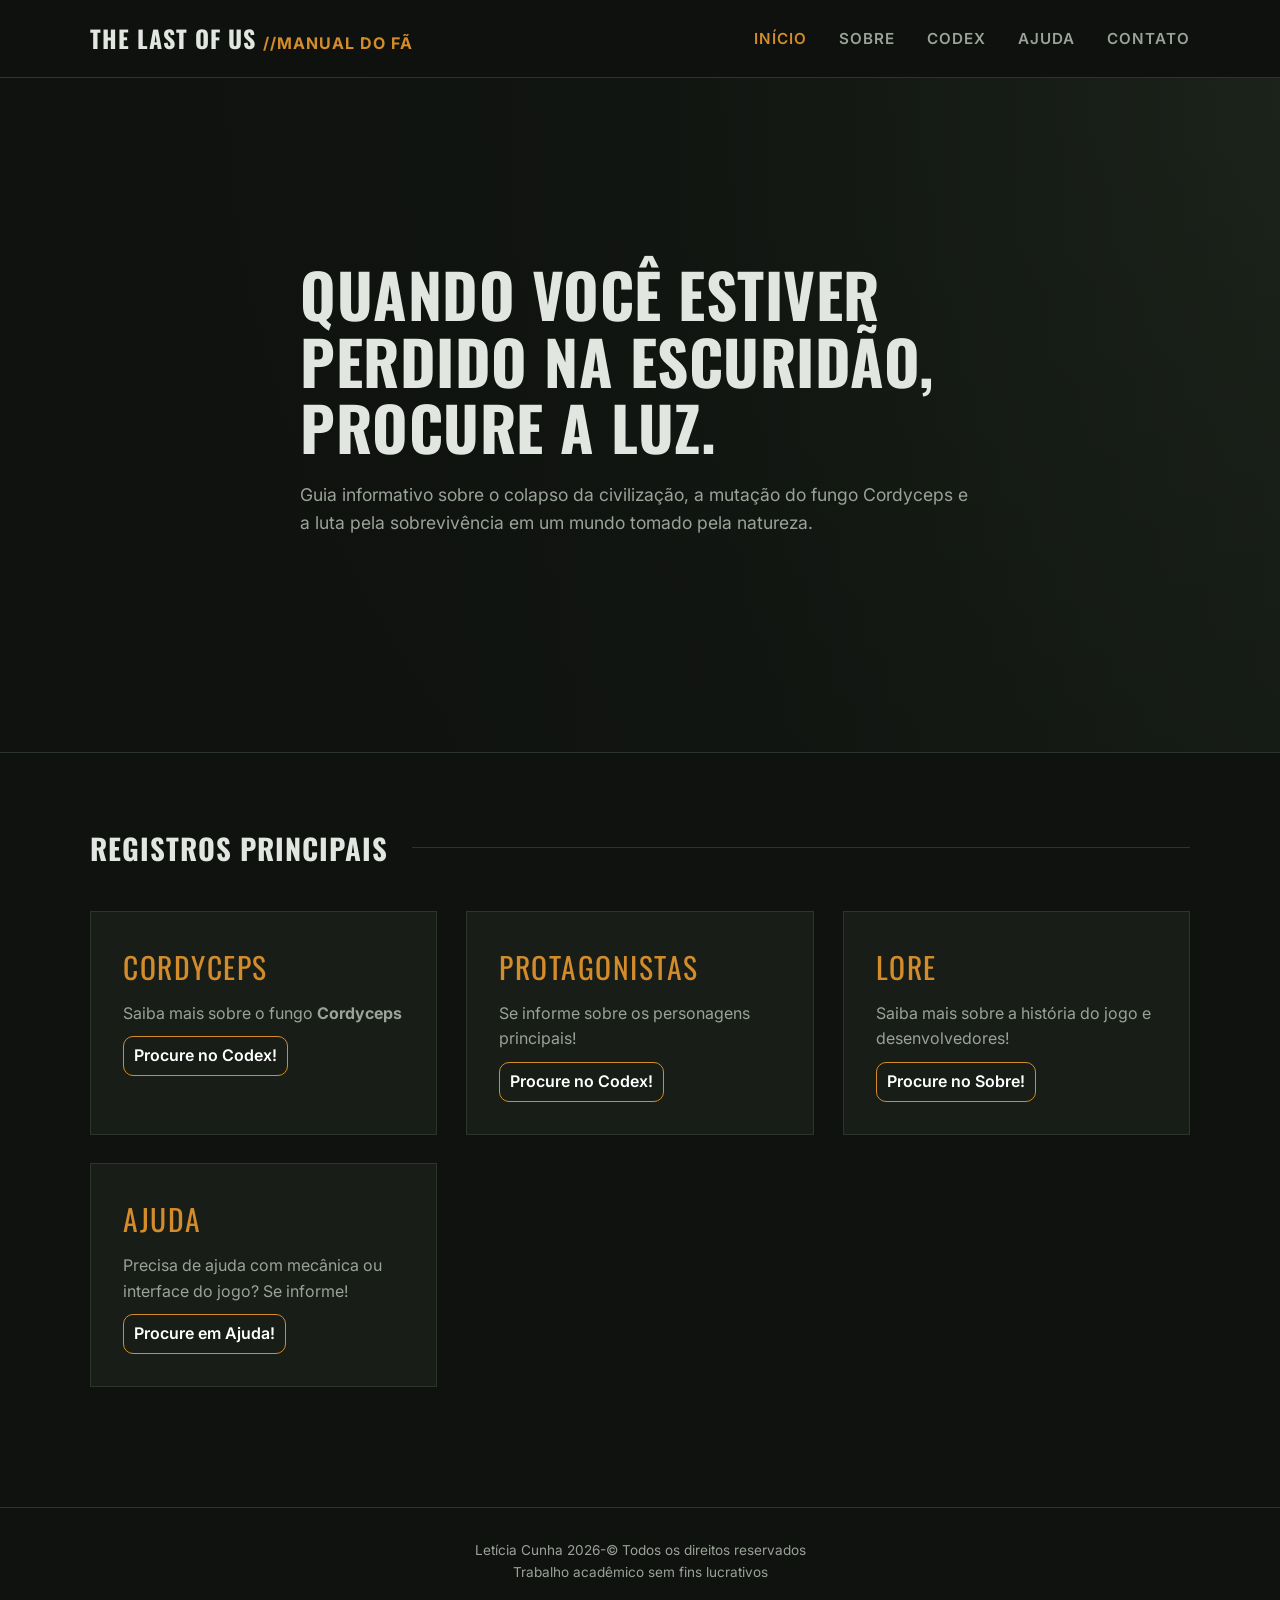
<file: index.html>
<!DOCTYPE html>
<html lang="pt-BR">

<head>
  <meta charset="UTF-8">
  <meta name="viewport" content="width=device-width, initial-scale=1.0">
  <title>The Last of Us | Guia de Fã</title>
  <link rel="stylesheet" href="style.css">
  <link href="https://fonts.googleapis.com/css2?family=Inter:wght@400;600&family=Oswald:wght@500;700&display=swap"
    rel="stylesheet">
  <link rel="icon" type="image/jpeg" href="img/vagalume.jpg">
</head>

<body>
  <header class="navbar">
    <div class="container nav-content">
      <a href="index.html" class="logo">THE LAST OF US <span>//MANUAL DO FÃ</span></a>
      <nav>
        <ul class="nav-links">
          <li><a href="index.html" class="active">Início</a></li>
          <li><a href="sobre.html">Sobre</a></li>
          <li><a href="codex.html">Codex </a></li>
          <li><a href="ajuda.html">Ajuda</a></li>
          <li><a href="contato.html">Contato</a></li>
        </ul>
      </nav>
    </div>
  </header>

  <section class="hero">
    <div class="hero-overlay"></div>
    <div class="container hero-content">
      <h1>QUANDO VOCÊ ESTIVER PERDIDO NA ESCURIDÃO, PROCURE A LUZ.</h1>
      <p>Guia informativo sobre o colapso da civilização, a mutação do fungo Cordyceps e a luta pela sobrevivência em um
        mundo tomado pela natureza.</p>
      <div class="hero-buttons">
      </div>
    </div>
  </section>

  <main id="destaques" class="container section">
    <div class="section-header">
      <h2>REGISTROS PRINCIPAIS</h2>
      <div class="line"></div>
    </div>

    <div class="cards-grid">
      <article class="card">
        <div class="card-badge">CORDYCEPS</div>
        <p>Saiba mais sobre o fungo <b>Cordyceps</b></p>
        <a href="codex.html" class="btn-saibamais">Procure no Codex!</a>
      </article>

      <article class="card">
        <div class="card-badge">PROTAGONISTAS</div>
        <p>Se informe sobre os personagens principais!</p>
        <a href="codex.html" class="btn-saibamais">Procure no Codex!</a>
      </article>

      <article class="card">
        <div class="card-badge">LORE</div>
        <p>Saiba mais sobre a história do jogo e desenvolvedores!</p>
        <a href="sobre.html" class="btn-saibamais">Procure no Sobre!</a>
      </article>

      <article class="card">
        <div class="card-badge">AJUDA</div>
        <p>Precisa de ajuda com mecânica ou interface do jogo? Se informe!</p>
        <a href="codex.html" class="btn-saibamais">Procure em Ajuda!</a>
      </article>
      </article>
    </div>
  </main>

  <footer class="footer">
    <div class="container">
      <p>Letícia Cunha 2026-© Todos os direitos reservados <br> Trabalho acadêmico sem fins lucrativos</p>
    </div>
  </footer>
  <a href="index.html" id="btnTopo" class="btn-topo" title="Voltar ao início">▲ Topo</a>
  <script>
    const btnTopo = document.getElementById('btnTopo');
    window.addEventListener('scroll', function () {
      if (window.scrollY > 400) {
        btnTopo.classList.add('ativo');
      } else {
        btnTopo.classList.remove('ativo');
      }
    });

  </script>
</body>

</html>
</file>
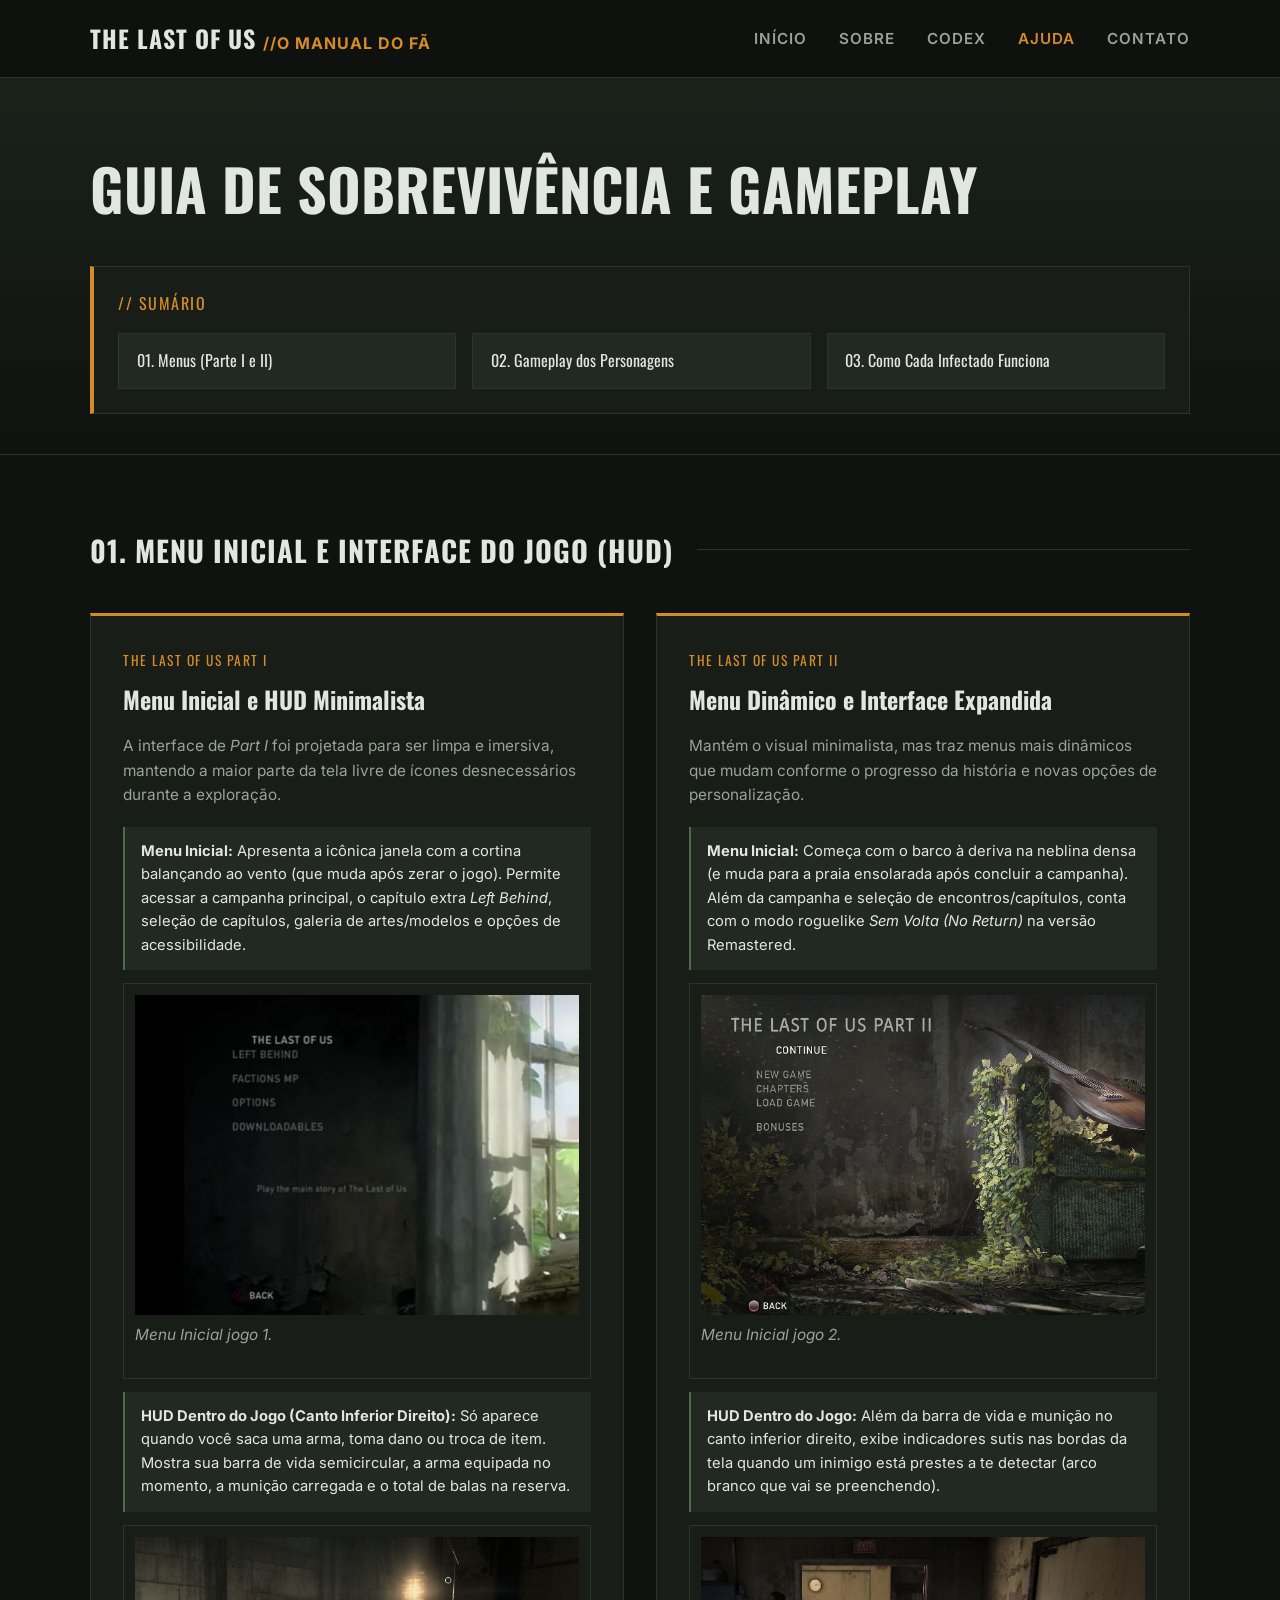
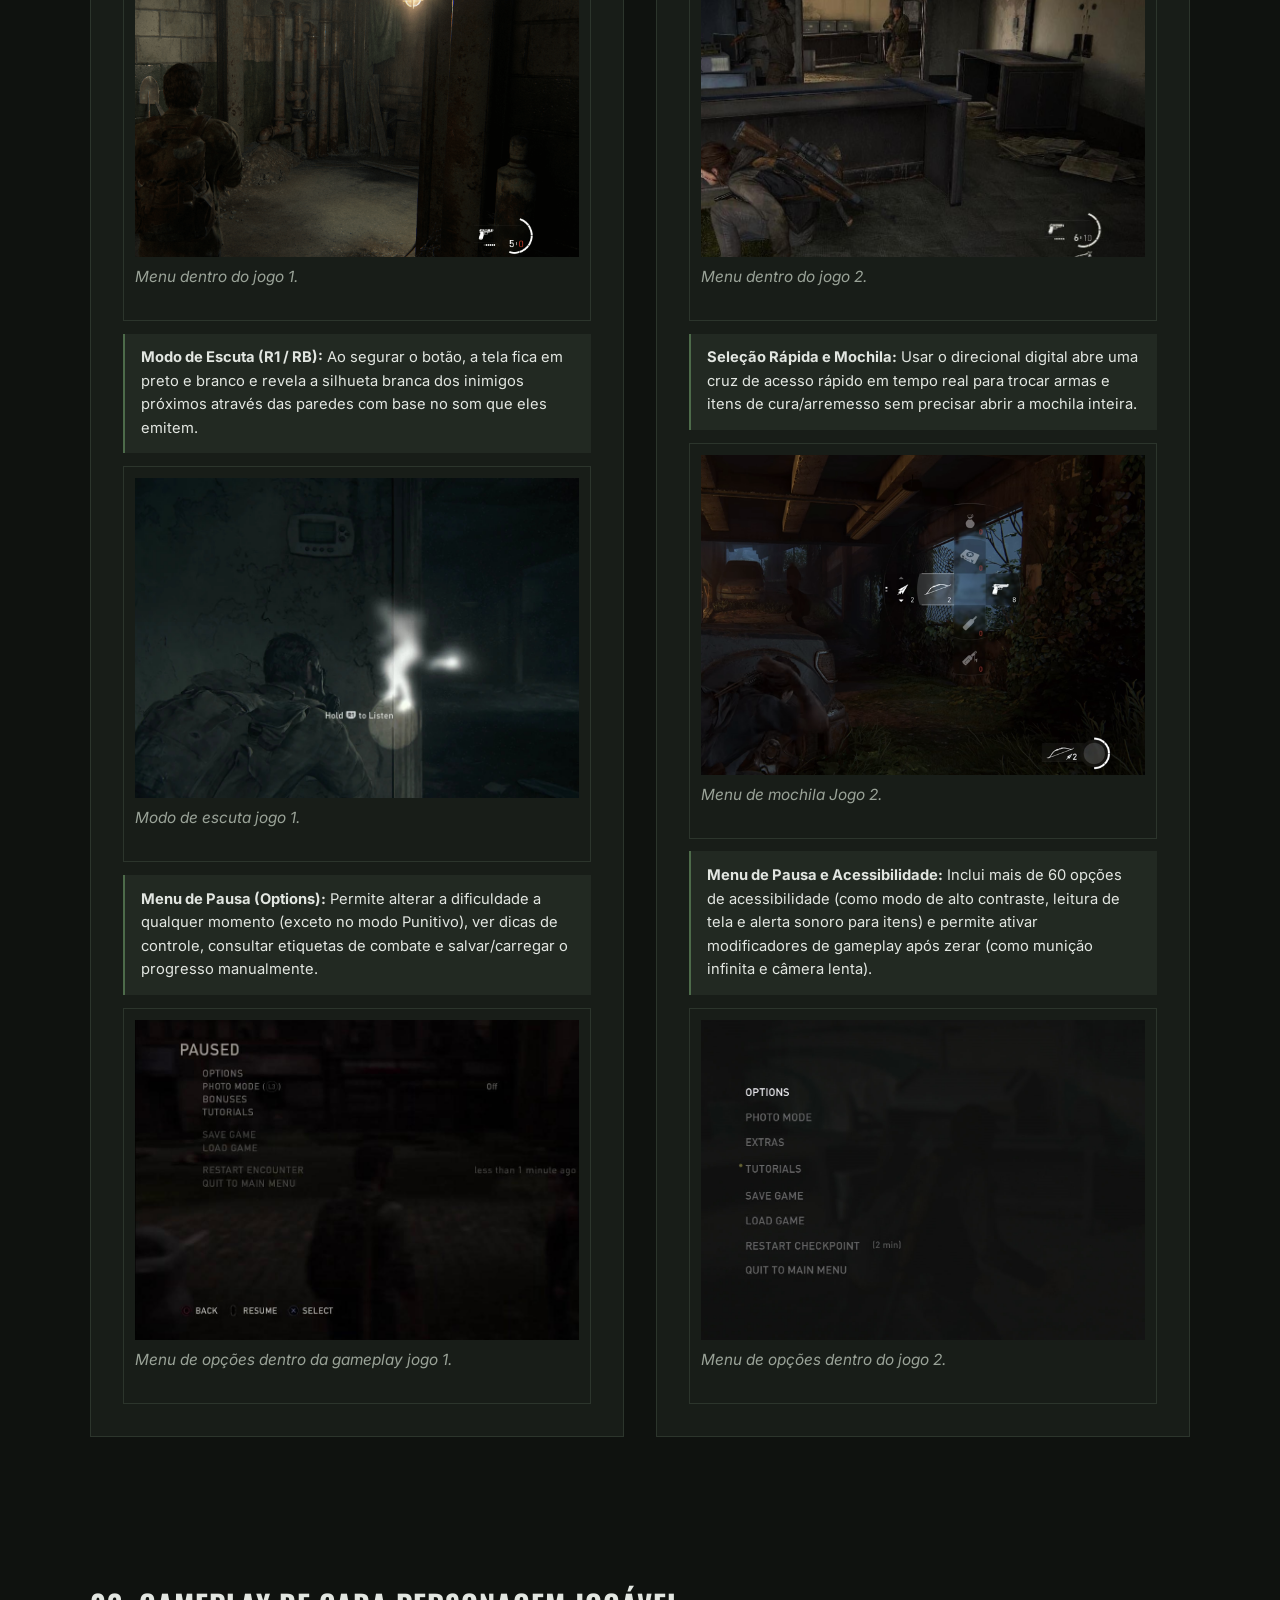
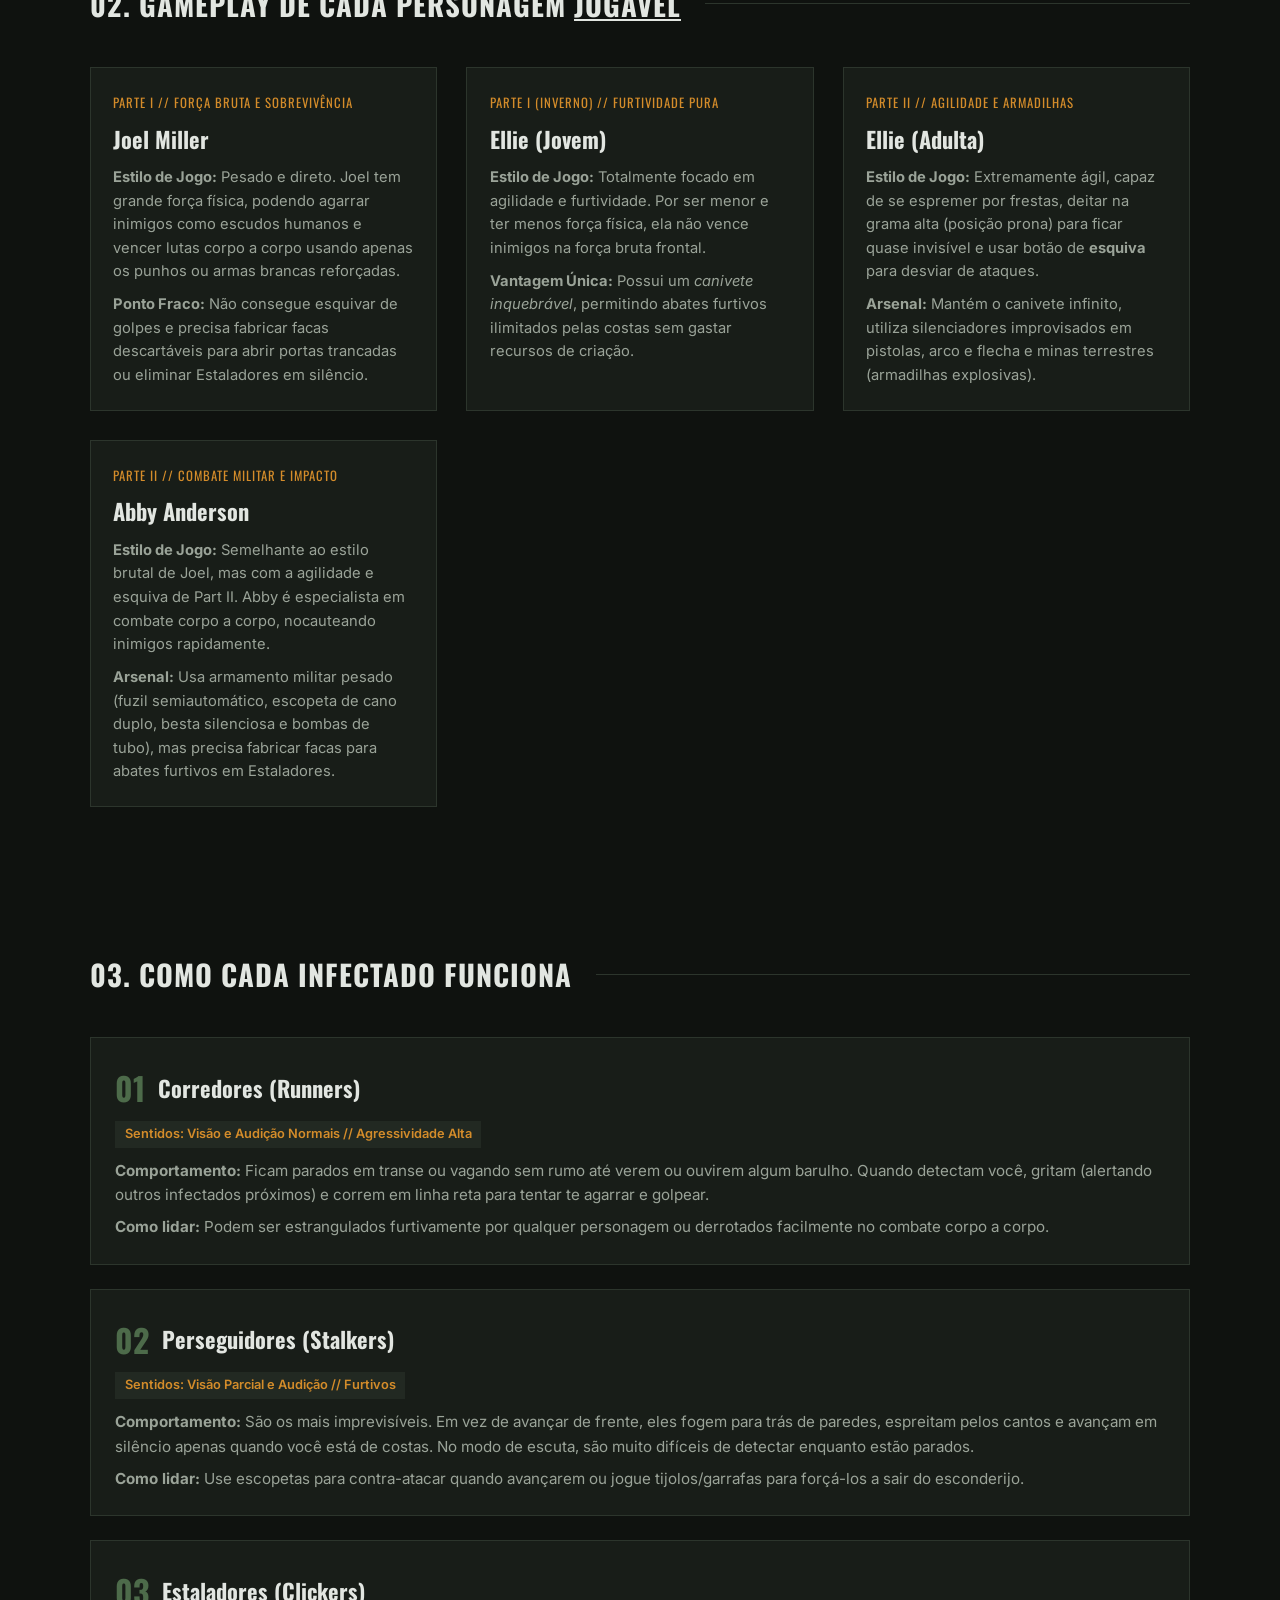
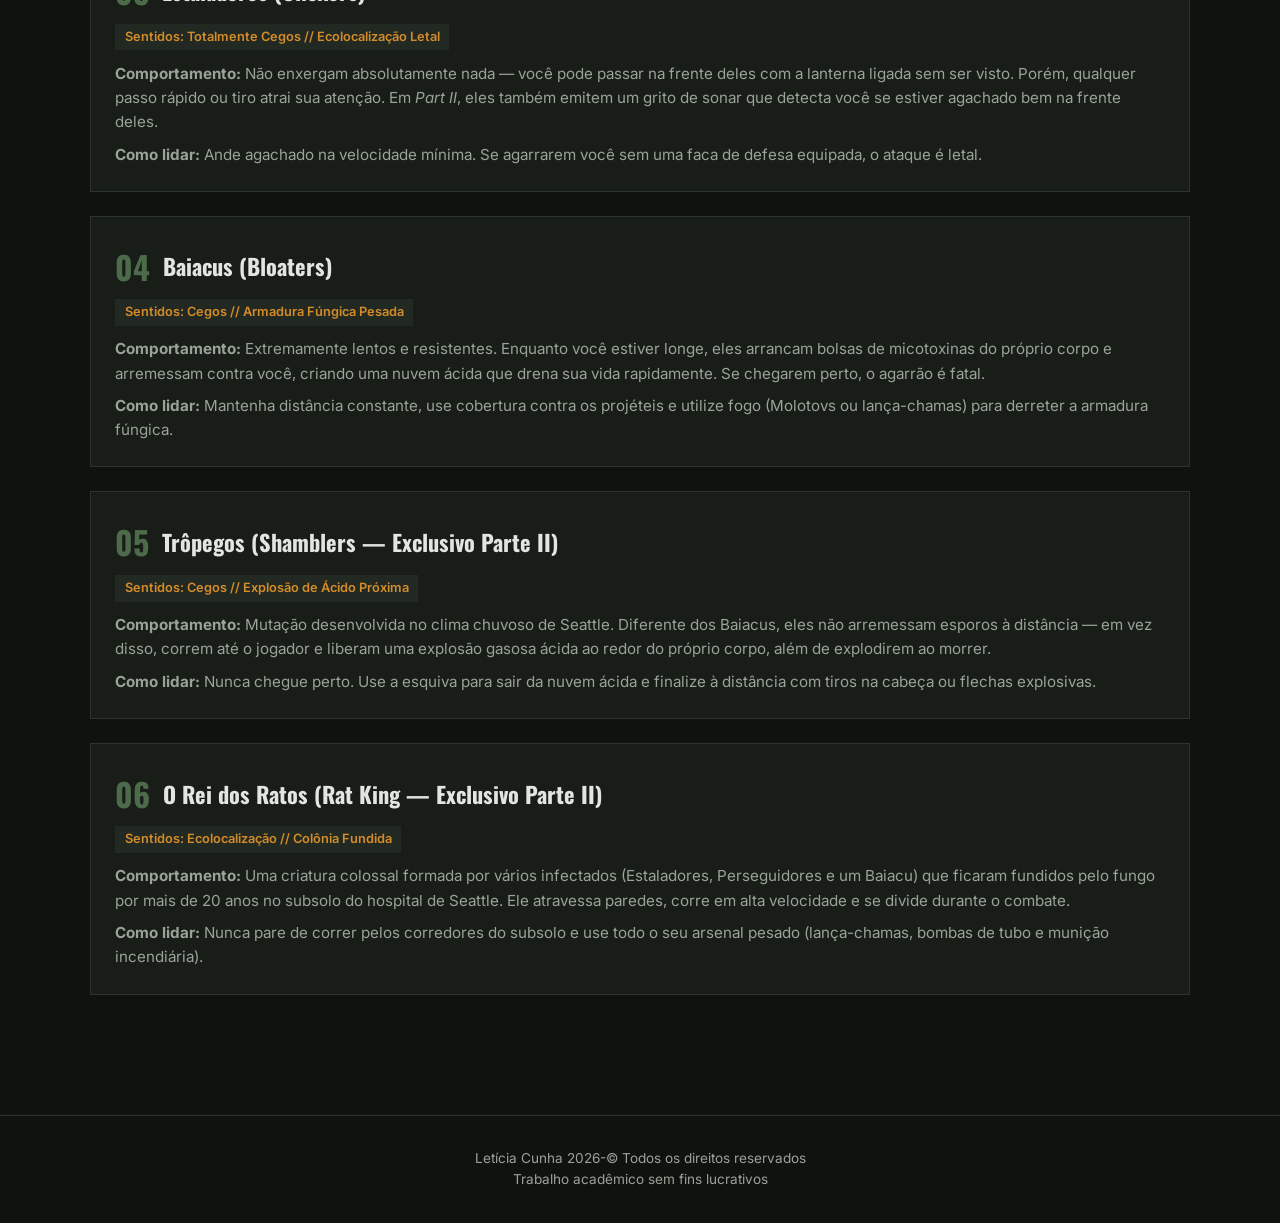
<file: ajuda.html>
<!DOCTYPE html>
<html lang="pt-BR">

<head>
  <meta charset="UTF-8">
  <meta name="viewport" content="width=device-width, initial-scale=1.0">
  <title>The Last of Us | Guia de Ajuda e Mecânicas</title>
  <link href="https://fonts.googleapis.com/css2?family=Inter:wght@400;600;700&family=Oswald:wght@500;700&display=swap"
    rel="stylesheet">
  <link rel="icon" type="image/jpeg" href="img/vagalume.jpg">
  <link rel="stylesheet" href="style.css">
</head>

<body id="topo">
  <header class="navbar">
    <div class="container nav-content">
      <a href="index.html" class="logo">THE LAST OF US <span>//O MANUAL DO FÃ</span></a>
      <nav>
        <ul class="nav-links">
          <li><a href="index.html">Início</a></li>
          <li><a href="sobre.html">Sobre</a></li>
          <li><a href="codex.html">Codex</a></li>
          <li><a href="ajuda.html" class="active">Ajuda</a></li>
          <li><a href="contato.html">Contato</a></li>
        </ul>
      </nav>
    </div>
  </header>
  <section class="codex-hero">
    <div class="container">
      <h1>GUIA DE SOBREVIVÊNCIA E GAMEPLAY</h1>
      <nav class="summary-box" aria-label="Sumário da Página de Ajuda">
        <div class="summary-title">// SUMÁRIO</div>
        <ul class="summary-grid">
          <li>
            <a href="#menus" class="summary-link">
              01. Menus (Parte I e II)
            </a>
          </li>
          <li>
            <a href="#personagens-gameplay" class="summary-link">
              02. Gameplay dos Personagens
            </a>
          </li>
          <li>
            <a href="#infectados-guia" class="summary-link">
              03. Como Cada Infectado Funciona
            </a>
          </li>
        </ul>
      </nav>
    </div>
  </section>
  <section id="menus" class="section">
    <div class="container">
      <div class="section-header">
        <h2>01. MENU INICIAL E INTERFACE DO JOGO (HUD)</h2>
        <div class="line"></div>
      </div>

      <div class="help-two-col">
        <div class="help-panel">
          <span class="panel-badge">THE LAST OF US PART I</span>
          <h3>Menu Inicial e HUD Minimalista</h3>
          <p>A interface de <em>Part I</em> foi projetada para ser limpa e imersiva, mantendo a maior parte da tela
            livre de ícones desnecessários durante a exploração.</p>
          <ul class="help-list">
            <li><strong>Menu Inicial:</strong> Apresenta a icônica janela com a cortina balançando ao vento (que muda
              após zerar o jogo). Permite acessar a campanha principal, o capítulo extra <em>Left Behind</em>, seleção
              de capítulos, galeria de artes/modelos e opções de acessibilidade.</li>
              <div class="image-frame">
                <img src="img/menupt1.jpg" alt="menu1">
                <p class="image-caption">Menu Inicial jogo 1.</p>
              </div>
            <li><strong>HUD Dentro do Jogo (Canto Inferior Direito):</strong> Só aparece quando você saca uma arma, toma
              dano ou troca de item. Mostra sua barra de vida semicircular, a arma equipada no momento, a munição
              carregada e o total de balas na reserva.</li>
              <div class="image-frame">
                <img src="img/menujogopt1.png" alt="menu1">
                <p class="image-caption">Menu dentro do jogo 1.</p>
              </div>
            <li><strong>Modo de Escuta (R1 / RB):</strong> Ao segurar o botão, a tela fica em preto e branco e revela a
              silhueta branca dos inimigos próximos através das paredes com base no som que eles emitem.</li>
              <div class="image-frame">
                <img src="img/modoescuta1.jpg" alt="menu1">
                <p class="image-caption">Modo de escuta jogo 1.</p>
              </div>
            <li><strong>Menu de Pausa (Options):</strong> Permite alterar a dificuldade a qualquer momento (exceto no
              modo Punitivo), ver dicas de controle, consultar etiquetas de combate e salvar/carregar o progresso
              manualmente.</li>
              <div class="image-frame">
                <img src="img/menuopspt1.png" alt="menu1">
                <p class="image-caption">Menu de opções dentro da gameplay jogo 1.</p>
              </div>
          </ul>
        </div>

        <div class="help-panel">
          <span class="panel-badge">THE LAST OF US PART II</span>
          <h3>Menu Dinâmico e Interface Expandida</h3>
          <p>Mantém o visual minimalista, mas traz menus mais dinâmicos que mudam conforme o progresso da história e
            novas opções de personalização.</p>
          <ul class="help-list">
            <li><strong>Menu Inicial:</strong> Começa com o barco à deriva na neblina densa (e muda para a praia
              ensolarada após concluir a campanha). Além da campanha e seleção de encontros/capítulos, conta com o modo
              roguelike <em>Sem Volta (No Return)</em> na versão Remastered.</li>
              <div class="image-frame">
                <img src="img/menupt2.jpg" alt="menu1">
                <p class="image-caption">Menu Inicial jogo 2.</p>
              </div>
            <li><strong>HUD Dentro do Jogo:</strong> Além da barra de vida e munição no canto inferior direito, exibe
              indicadores sutis nas bordas da tela quando um inimigo está prestes a te detectar (arco branco que vai se
              preenchendo).</li>
              <div class="image-frame">
                <img src="img/menujogopt2.jpg" alt="menu1">
                <p class="image-caption">Menu dentro do jogo 2.</p>
              </div>
            <li><strong>Seleção Rápida e Mochila:</strong> Usar o direcional digital abre uma cruz de acesso rápido em
              tempo real para trocar armas e itens de cura/arremesso sem precisar abrir a mochila inteira.</li>
              <div class="image-frame">
                <img src="img/mochilapt2.png" alt="menu1">
                <p class="image-caption">Menu de mochila Jogo 2.</p>
              </div>
            <li><strong>Menu de Pausa e Acessibilidade:</strong> Inclui mais de 60 opções de acessibilidade (como modo
              de alto contraste, leitura de tela e alerta sonoro para itens) e permite ativar modificadores de gameplay
              após zerar (como munição infinita e câmera lenta).</li>
              <div class="image-frame">
                <img src="img/menuopspt2.jpg" alt="menu1">
                <p class="image-caption">Menu de opções dentro do jogo 2.</p>
              </div>
          </ul>
        </div>
      </div>
    </div>
  </section>

  <section id="personagens-gameplay" class="section">
    <div class="container">
      <div class="section-header">
        <h2>02. GAMEPLAY DE CADA PERSONAGEM <u>JOGÁVEL</u></h2>
        <div class="line"></div>
      </div>

      <div class="cards-grid">
        <article class="char-card">
          <div class="char-info">
            <span class="char-role">Parte I // Força Bruta e Sobrevivência</span>
            <h3>Joel Miller</h3>
            <p><strong>Estilo de Jogo:</strong> Pesado e direto. Joel tem grande força física, podendo agarrar inimigos
              como escudos humanos e vencer lutas corpo a corpo usando apenas os punhos ou armas brancas reforçadas.</p>
            <p style="margin-top: 0.6rem;"><strong>Ponto Fraco:</strong> Não consegue esquivar de golpes e precisa
              fabricar facas descartáveis para abrir portas trancadas ou eliminar Estaladores em silêncio.</p>
          </div>
        </article>

        <article class="char-card">
          <div class="char-info">
            <span class="char-role">Parte I (Inverno) // Furtividade Pura</span>
            <h3>Ellie (Jovem)</h3>
            <p><strong>Estilo de Jogo:</strong> Totalmente focado em agilidade e furtividade. Por ser menor e ter menos
              força física, ela não vence inimigos na força bruta frontal.</p>
            <p style="margin-top: 0.6rem;"><strong>Vantagem Única:</strong> Possui um <em>canivete inquebrável</em>,
              permitindo abates furtivos ilimitados pelas costas sem gastar recursos de criação.</p>
          </div>
        </article>

        <article class="char-card">
          <div class="char-info">
            <span class="char-role">Parte II // Agilidade e Armadilhas</span>
            <h3>Ellie (Adulta)</h3>
            <p><strong>Estilo de Jogo:</strong> Extremamente ágil, capaz de se espremer por frestas, deitar na grama
              alta (posição prona) para ficar quase invisível e usar botão de <strong>esquiva</strong> para desviar de
              ataques.</p>
            <p style="margin-top: 0.6rem;"><strong>Arsenal:</strong> Mantém o canivete infinito, utiliza silenciadores
              improvisados em pistolas, arco e flecha e minas terrestres (armadilhas explosivas).</p>
          </div>
        </article>

        <article class="char-card">
          <div class="char-info">
            <span class="char-role">Parte II // Combate Militar e Impacto</span>
            <h3>Abby Anderson</h3>
            <p><strong>Estilo de Jogo:</strong> Semelhante ao estilo brutal de Joel, mas com a agilidade e esquiva de
              Part II. Abby é especialista em combate corpo a corpo, nocauteando inimigos rapidamente.</p>
            <p style="margin-top: 0.6rem;"><strong>Arsenal:</strong> Usa armamento militar pesado (fuzil semiautomático,
              escopeta de cano duplo, besta silenciosa e bombas de tubo), mas precisa fabricar facas para abates
              furtivos em Estaladores.</p>
          </div>
        </article>
      </div>
    </div>
  </section>

  <section id="infectados-guia" class="section">
    <div class="container">
      <div class="section-header">
        <h2>03. COMO CADA INFECTADO FUNCIONA</h2>
        <div class="line"></div>
      </div>

      <div class="infected-list">
        <div class="infected-card no-img">
          <div class="infected-content">
            <div class="stage-header">
              <span class="stage-num">01</span>
              <h3>Corredores (Runners)</h3>
            </div>
            <span class="infected-meta">Sentidos: Visão e Audição Normais // Agressividade Alta</span>
            <p><strong>Comportamento:</strong> Ficam parados em transe ou vagando sem rumo até verem ou ouvirem algum
              barulho. Quando detectam você, gritam (alertando outros infectados próximos) e correm em linha reta para
              tentar te agarrar e golpear.</p>
            <p style="margin-top: 0.5rem;"><strong>Como lidar:</strong> Podem ser estrangulados furtivamente por
              qualquer personagem ou derrotados facilmente no combate corpo a corpo.</p>
          </div>
        </div>

        <div class="infected-card no-img">
          <div class="infected-content">
            <div class="stage-header">
              <span class="stage-num">02</span>
              <h3>Perseguidores (Stalkers)</h3>
            </div>
            <span class="infected-meta">Sentidos: Visão Parcial e Audição // Furtivos</span>
            <p><strong>Comportamento:</strong> São os mais imprevisíveis. Em vez de avançar de frente, eles fogem para
              trás de paredes, espreitam pelos cantos e avançam em silêncio apenas quando você está de costas. No modo
              de escuta, são muito difíceis de detectar enquanto estão parados.</p>
            <p style="margin-top: 0.5rem;"><strong>Como lidar:</strong> Use escopetas para contra-atacar quando
              avançarem ou jogue tijolos/garrafas para forçá-los a sair do esconderijo.</p>
          </div>
        </div>

        <div class="infected-card no-img">
          <div class="infected-content">
            <div class="stage-header">
              <span class="stage-num">03</span>
              <h3>Estaladores (Clickers)</h3>
            </div>
            <span class="infected-meta">Sentidos: Totalmente Cegos // Ecolocalização Letal</span>
            <p><strong>Comportamento:</strong> Não enxergam absolutamente nada — você pode passar na frente deles com a
              lanterna ligada sem ser visto. Porém, qualquer passo rápido ou tiro atrai sua atenção. Em <em>Part
                II</em>, eles também emitem um grito de sonar que detecta você se estiver agachado bem na frente deles.
            </p>
            <p style="margin-top: 0.5rem;"><strong>Como lidar:</strong> Ande agachado na velocidade mínima. Se agarrarem
              você sem uma faca de defesa equipada, o ataque é letal.</p>
          </div>
        </div>

        <div class="infected-card no-img">
          <div class="infected-content">
            <div class="stage-header">
              <span class="stage-num">04</span>
              <h3>Baiacus (Bloaters)</h3>
            </div>
            <span class="infected-meta">Sentidos: Cegos // Armadura Fúngica Pesada</span>
            <p><strong>Comportamento:</strong> Extremamente lentos e resistentes. Enquanto você estiver longe, eles
              arrancam bolsas de micotoxinas do próprio corpo e arremessam contra você, criando uma nuvem ácida que
              drena sua vida rapidamente. Se chegarem perto, o agarrão é fatal.</p>
            <p style="margin-top: 0.5rem;"><strong>Como lidar:</strong> Mantenha distância constante, use cobertura
              contra os projéteis e utilize fogo (Molotovs ou lança-chamas) para derreter a armadura fúngica.</p>
          </div>
        </div>

        <div class="infected-card no-img">
          <div class="infected-content">
            <div class="stage-header">
              <span class="stage-num">05</span>
              <h3>Trôpegos (Shamblers — Exclusivo Parte II)</h3>
            </div>
            <span class="infected-meta">Sentidos: Cegos // Explosão de Ácido Próxima</span>
            <p><strong>Comportamento:</strong> Mutação desenvolvida no clima chuvoso de Seattle. Diferente dos Baiacus,
              eles não arremessam esporos à distância — em vez disso, correm até o jogador e liberam uma explosão gasosa
              ácida ao redor do próprio corpo, além de explodirem ao morrer.</p>
            <p style="margin-top: 0.5rem;"><strong>Como lidar:</strong> Nunca chegue perto. Use a esquiva para sair da
              nuvem ácida e finalize à distância com tiros na cabeça ou flechas explosivas.</p>
          </div>
        </div>

        <div class="infected-card no-img">
          <div class="infected-content">
            <div class="stage-header">
              <span class="stage-num">06</span>
              <h3>O Rei dos Ratos (Rat King — Exclusivo Parte II)</h3>
            </div>
            <span class="infected-meta">Sentidos: Ecolocalização // Colônia Fundida</span>
            <p><strong>Comportamento:</strong> Uma criatura colossal formada por vários infectados (Estaladores,
              Perseguidores e um Baiacu) que ficaram fundidos pelo fungo por mais de 20 anos no subsolo do hospital de
              Seattle. Ele atravessa paredes, corre em alta velocidade e se divide durante o combate.</p>
            <p style="margin-top: 0.5rem;"><strong>Como lidar:</strong> Nunca pare de correr pelos corredores do subsolo
              e use todo o seu arsenal pesado (lança-chamas, bombas de tubo e munição incendiária).</p>
          </div>
        </div>
      </div>
    </div>
  </section>

  <a href="#topo" class="back-to-top">&uarr; TOPO</a>

  <footer class="footer">
    <div class="container">
      <p>Letícia Cunha 2026-© Todos os direitos reservados <br> Trabalho acadêmico sem fins lucrativos</p>
    </div>
  </footer>

  <script>
    const btnTopo = document.querySelector('.back-to-top');
    window.addEventListener('scroll', function () {
      if (window.scrollY > 300) {
        btnTopo.classList.add('ativo');
      } else {
        btnTopo.classList.remove('ativo');
      }
    });
  </script>

</body>

</html>
</file>
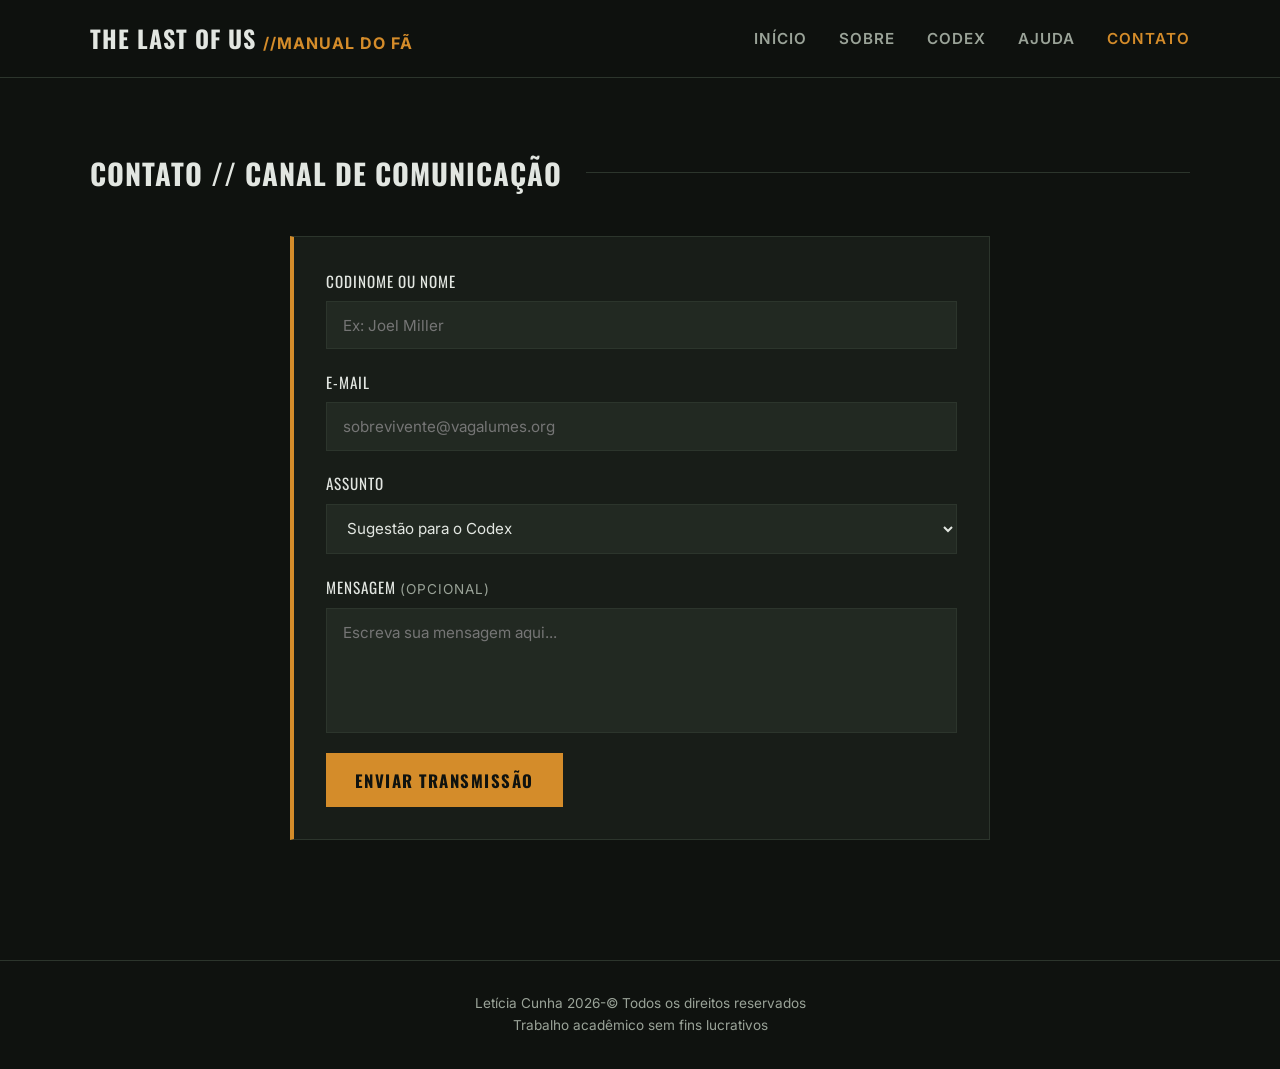
<file: contato.html>
<!DOCTYPE html>
<html lang="pt-BR">

<head>
  <meta charset="UTF-8">
  <meta name="viewport" content="width=device-width, initial-scale=1.0">
  <title>The Last of Us | Guia de Fã</title>
  <link rel="stylesheet" href="style.css">
  <link href="https://fonts.googleapis.com/css2?family=Inter:wght@400;600&family=Oswald:wght@500;700&display=swap"
    rel="stylesheet">
  <link rel="icon" type="image/jpeg" href="img/vagalume.jpg">
</head>

<body>
  <header class="navbar">
    <div class="container nav-content">
      <a href="index.html" class="logo">THE LAST OF US <span>//MANUAL DO FÃ</span></a>
      <nav>
        <ul class="nav-links">
          <li><a href="index.html">Início</a></li>
          <li><a href="sobre.html">Sobre</a></li>
          <li><a href="codex.html">Codex</a></li>
          <li><a href="ajuda.html">Ajuda</a></li>
          <li><a href="contato.html" class="active">Contato</a></li>
        </ul>
      </nav>
    </div>
  </header>
  <section class="container section">
    <div class="section-header">
      <h2>CONTATO // CANAL DE COMUNICAÇÃO</h2>
      <div class="line"></div>
    </div>

    <div class="contact-box">


      <form action="#" method="POST" class="tlou-form">
        <div class="form-group">
          <label for="nome">Codinome ou Nome</label>
          <input type="text" id="nome" name="nome" placeholder="Ex: Joel Miller" required>
        </div>

        <div class="form-group">
          <label for="email">E-mail</label>
          <input type="email" id="email" name="email" placeholder="sobrevivente@vagalumes.org" required>
        </div>

        <div class="form-group">
          <label for="assunto">Assunto</label>
          <select id="assunto" name="assunto">
            <option value="sugestao">Sugestão para o Codex</option>
            <option value="correcao">Correção de Informação</option>
            <option value="duvida">Dúvida Geral</option>
          </select>
        </div>

        <div class="form-group">
          <label for="mensagem">Mensagem <span
              style="color: var(--text-muted); font-size: 0.85rem; font-weight: normal;">(Opcional)</span></label>
          <textarea id="mensagem" name="mensagem" rows="5" placeholder="Escreva sua mensagem aqui..."></textarea>
        </div>

        <button type="submit" class="btn-submit">ENVIAR TRANSMISSÃO</button>
      </form>
    </div>
  </section>
    <footer class="footer">
    <div class="container">
      <p>Letícia Cunha 2026-© Todos os direitos reservados <br> Trabalho acadêmico sem fins lucrativos</p>
    </div>
  </footer>
</body>

</html>
</file>
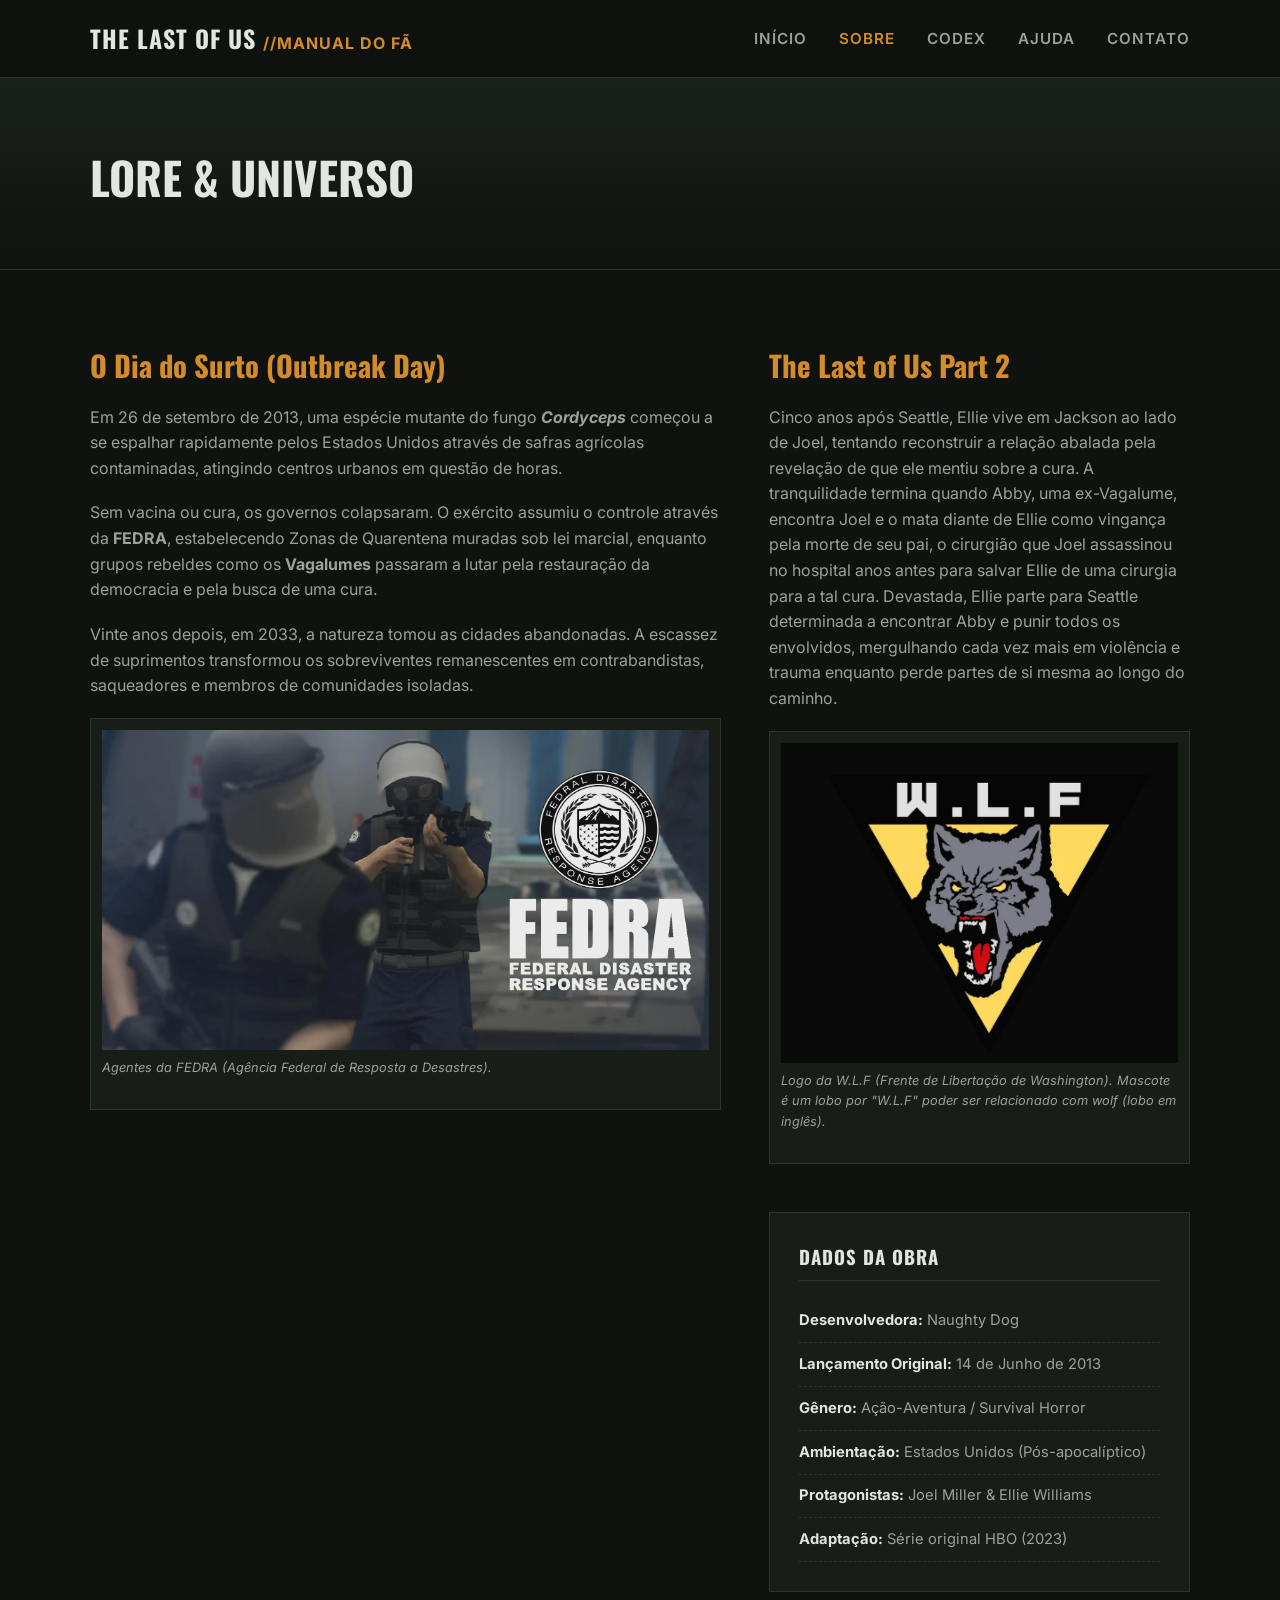
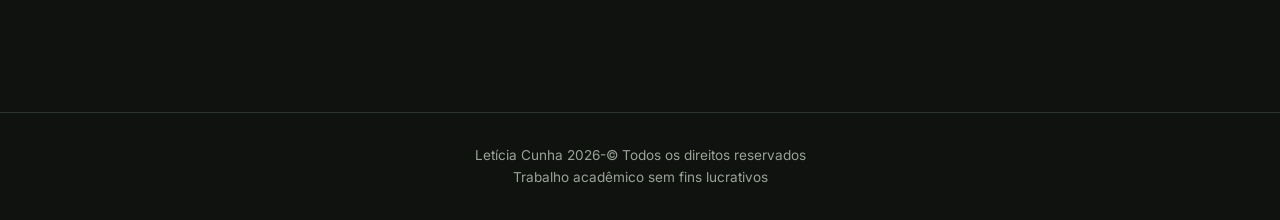
<file: sobre.html>
<!DOCTYPE html>
<html lang="pt-BR">

<head>
  <meta charset="UTF-8">
  <meta name="viewport" content="width=device-width, initial-scale=1.0">
  <title>Sobre & Lore | The Last of Us</title>
  <link href="https://fonts.googleapis.com/css2?family=Inter:wght@400;600&family=Oswald:wght@500;700&display=swap"
    rel="stylesheet">
  <link rel="stylesheet" href="style.css">
  <link rel="icon" type="image/jpeg" href="img/vagalume.jpg">
</head>

<body>
  <header class="navbar">
    <div class="container nav-content">
      <a href="index.html" class="logo">THE LAST OF US <span>//MANUAL DO FÃ</span></a>
      <nav>
        <ul class="nav-links">
          <li><a href="index.html">Início</a></li>
          <li><a href="sobre.html" class="active">Sobre</a></li>
          <li><a href="codex.html">Codex</a></li>
          <li><a href="ajuda.html">Ajuda</a></li>
          <li><a href="contato.html">Contato</a></li>
        </ul>
      </nav>
    </div>
  </header>

  <section class="page-banner">
    <div class="container">
      <h1>LORE & UNIVERSO</h1>
    </div>
  </section>

  <main class="container section">
    <div class="about-grid">
      <div class="about-text">
        <h2>O Dia do Surto (Outbreak Day)</h2>
        <p>Em 26 de setembro de 2013, uma espécie mutante do fungo <b><em>Cordyceps</em></b> começou a se espalhar rapidamente
          pelos Estados Unidos através de safras agrícolas contaminadas,
          atingindo centros urbanos em questão de horas.</p>
        <p>Sem vacina ou cura, os governos colapsaram. O exército assumiu o controle através da
          <b>FEDRA</b>, estabelecendo Zonas de Quarentena muradas sob lei marcial, enquanto grupos rebeldes
          como os <b>Vagalumes</b> passaram a lutar pela restauração da democracia e pela busca de uma cura.
        </p>
        <p>Vinte anos depois, em 2033, a natureza tomou as cidades abandonadas. A escassez de suprimentos transformou
          os sobreviventes remanescentes em contrabandistas, saqueadores e membros de comunidades isoladas.</p>
        <div class="image-frame">
          <img src="img/fedra.jpg" alt="Ruínas urbanas tomadas pela vegetação em Seattle">
          <p class="image-caption">Agentes da FEDRA (Agência Federal de Resposta a Desastres).</p>
        </div>
      </div>
      <div class="about-text">
        <h2>The Last of Us Part 2</h2>
        <p>Cinco anos após Seattle, Ellie vive em Jackson ao lado de Joel,
          tentando reconstruir a relação abalada pela revelação de que ele mentiu sobre a cura. A tranquilidade
          termina quando Abby, uma ex-Vagalume, encontra Joel e o mata diante de Ellie como vingança pela morte de seu
          pai, o cirurgião que Joel assassinou no hospital anos antes para salvar Ellie de uma cirurgia para a tal cura. Devastada, Ellie parte para Seattle determinada a
          encontrar Abby e punir todos os envolvidos, mergulhando cada vez mais em violência e trauma enquanto perde
          partes de si mesma ao longo do caminho.</p>
        <div class="image-frame">
          <img src="img/wlf.jpg" alt="Ruínas urbanas tomadas pela vegetação em Seattle">
          <p class="image-caption">Logo da W.L.F (Frente de Libertação de Washington). Mascote é um lobo por "W.L.F"
            poder ser relacionado com wolf (lobo em inglês).</p>
        </div>
      </div>

      <div class="line"></div>
      <aside class="about-box">
        <h3>DADOS DA OBRA</h3>
        <ul class="info-list">
          <li><strong>Desenvolvedora:</strong> Naughty Dog</li>
          <li><strong>Lançamento Original:</strong> 14 de Junho de 2013</li>
          <li><strong>Gênero:</strong> Ação-Aventura / Survival Horror</li>
          <li><strong>Ambientação:</strong> Estados Unidos (Pós-apocalíptico)</li>
          <li><strong>Protagonistas:</strong> Joel Miller & Ellie Williams</li>
          <li><strong>Adaptação:</strong> Série original HBO (2023)</li>
        </ul>
      </aside>
    </div>
  </main>



  <footer class="footer">
    <div class="container">
      <p>Letícia Cunha 2026-© Todos os direitos reservados <br> Trabalho acadêmico sem fins lucrativos</p>
    </div>
  </footer>
  <script>
    const btnTopo = document.querySelector('.back-to-top');

    window.addEventListener('scroll', function () {
      if (window.scrollY > 300) {
        btnTopo.classList.add('ativo');
      } else {
        btnTopo.classList.remove('ativo');
      }
    });
  </script>
</body>

</html>
</file>
<file: style.css>
:root {
    --bg-dark: #0f120f;
    --bg-card: #181d18;
    --bg-elevated: #222922;
    --text-main: #e2e6e1;
    --text-muted: #9aa398;
    --accent-amber: #d48c2a;   
    --accent-moss: #4d6b4a;    
    --border-color: #2c352c;
    --font-display: 'Oswald', sans-serif;
    --font-body: 'Inter', sans-serif;
  }
  
  * {
    margin: 0;
    padding: 0;
    box-sizing: border-box;
  }
  
  body {
    background-color: var(--bg-dark);
    color: var(--text-main);
    font-family: var(--font-body);
    line-height: 1.6;
  }
  
  .container {
    width: 90%;
    max-width: 1100px;
    margin: 0 auto;
  }
  
  .navbar {
    background-color: rgba(15, 18, 15, 0.95);
    border-bottom: 1px solid var(--border-color);
    padding: 1.2rem 0;
    position: sticky;
    top: 0;
    z-index: 100;
  }
  

  
  .nav-content {
    display: flex;
    justify-content: space-between;
    align-items: center;
  }
  
  .logo {
    font-family: var(--font-display);
    font-size: 1.5rem;
    font-weight: 700;
    color: var(--text-main);
    text-decoration: none;
    letter-spacing: 1px;
  }
  
  .logo span {
    color: var(--accent-amber);
    font-size: 1rem;
  }
  
  .nav-links {
    list-style: none;
    display: flex;
    gap: 2rem;
  }
  
  .nav-links a {
    color: var(--text-muted);
    text-decoration: none;
    font-weight: 600;
    font-size: 0.95rem;
    text-transform: uppercase;
    letter-spacing: 1px;
    transition: color 0.3s;
  }
  
  .nav-links a:hover,
  .nav-links a.active {
    color: var(--accent-amber);
  }
  
  .hero {
    position: relative;
    min-height: 75vh;
    display: flex;
    align-items: center;
    background: 
      linear-gradient(to right, rgba(15, 18, 15, 0.95) 35%, rgba(15, 18, 15, 0.6)),
      radial-gradient(circle at top right, #2e3d2c, #0f120f);
    border-bottom: 1px solid var(--border-color);
  }
  
  .hero-content {
    max-width: 680px;
    padding: 4rem 0;
  }
  
  .tag {
    display: inline-block;
    background-color: rgba(212, 140, 42, 0.15);
    color: var(--accent-amber);
    border: 1px solid var(--accent-amber);
    padding: 0.3rem 0.8rem;
    font-family: var(--font-display);
    font-size: 0.85rem;
    letter-spacing: 2px;
    margin-bottom: 1.2rem;
  }
  
  .hero h1 {
    font-family: var(--font-display);
    font-size: clamp(2.4rem, 5vw, 3.8rem);
    line-height: 1.1;
    margin-bottom: 1.2rem;
    letter-spacing: 0.5px;
  }
  
  .hero p {
    color: var(--text-muted);
    font-size: 1.1rem;
    margin-bottom: 2rem;
  }
  /*BOTOES*/

  .btn-saibamais {
    display: inline-block;
    background-color: 2c352c(79, 98, 124, 0.63);
    color: #ffffff;
    border: 1px solid #d48c2a;
    padding: 6px 10px;
    margin-top: 10px;
    border-radius: 10px;
    text-decoration: none;
    font-weight: 600;
    cursor: pointer;
    transition: all 0.3s ease;
  }
  
  .btn-saibamais:hover {
    background-color: #0d1c07c2;
    box-shadow: 0 0 10px #e5eb7a;
    transform: translateY(-2px);
  }
  .hero-buttons {
    display: flex;
    gap: 1rem;
    flex-wrap: wrap;
  }
  
  .btn {
    padding: 0.85rem 1.8rem;
    text-decoration: none;
    font-family: var(--font-display);
    text-transform: uppercase;
    letter-spacing: 1.5px;
    font-size: 1rem;
    transition: all 0.3s ease;
  }
  
  .btn-primary {
    background-color: var(--accent-amber);
    color: #0f120f;
    font-weight: 700;
  }
  
  .btn-primary:hover {
    background-color: #e69d38;
  }
  
  .btn-outline {
    border: 1px solid var(--text-muted);
    color: var(--text-main);
  }
  
  .btn-outline:hover {
    border-color: var(--accent-amber);
    color: var(--accent-amber);
  }
  
  /*CARDS*/
  .section {
    padding: 4.5rem 0;
  }
  
  .section-header {
    display: flex;
    align-items: center;
    gap: 1.5rem;
    margin-bottom: 2.5rem;
  }
  
  .section-header h2 {
    font-family: var(--font-display);
    font-size: 1.8rem;
    letter-spacing: 1px;
    white-space: nowrap;
  }
  
  .section-header .line {
    height: 1px;
    background-color: var(--border-color);
    width: 100%;
  }
  
  .cards-grid {
    display: grid;
    grid-template-columns: repeat(auto-fit, minmax(290px, 1fr));
    gap: 1.8rem;
  }
  
  .card {
    background-color: var(--bg-card);
    border: 1px solid var(--border-color);
    padding: 2rem;
    transition: transform 0.3s, border-color 0.3s;
  }
  
  .card:hover {
    transform: translateY(-5px);
    border-color: var(--accent-moss);
  }
  
  .card-badge {
    color: var(--accent-amber);
    font-family: var(--font-display);
    font-size: 1.85rem;
    letter-spacing: 1.5px;
    margin-bottom: 0.6rem;
  }
  
  .card h3 {
    font-family: var(--font-display);
    font-size: 1.4rem;
    margin-bottom: 0.8rem;
  }
  
  .card p {
    color: var(--text-muted);
    font-size: 1rem;
  }
  
  /* PÁGINA SOBRE */
  .page-banner {
    background: linear-gradient(to bottom, #1a211a, var(--bg-dark));
    padding: 4rem 0 3rem;
    border-bottom: 1px solid var(--border-color);
  }
  
  .page-banner h1 {
    font-family: var(--font-display);
    font-size: 2.8rem;
    margin-bottom: 0.5rem;
  }
  
  .page-banner p {
    color: var(--text-muted);
  }
  
  .about-grid {
    display: grid;
    grid-template-columns: 1.5fr 1fr;
    gap: 3rem;
    align-items: start;
  }
  
  .about-text h2 {
    font-family: var(--font-display);
    font-size: 1.8rem;
    margin-bottom: 1rem;
    color: var(--accent-amber);
  }
  
  .about-text p {
    margin-bottom: 1.2rem;
    color: var(--text-muted);
  }
  
  .quote {
    border-left: 3px solid var(--accent-amber);
    padding-left: 1.2rem;
    margin-top: 1.5rem;
    font-style: italic;
    color: var(--text-main);
  }
  
  .about-box {
    background-color: var(--bg-card);
    border: 1px solid var(--border-color);
    padding: 1.8rem;
  }
  
  .about-box h3 {
    font-family: var(--font-display);
    margin-bottom: 1.2rem;
    letter-spacing: 1px;
    border-bottom: 1px solid var(--border-color);
    padding-bottom: 0.5rem;
  }
  
  .info-list {
    list-style: none;
  }
  
  .info-list li {
    padding: 0.6rem 0;
    border-bottom: 1px dashed var(--border-color);
    font-size: 0.92rem;
    color: var(--text-muted);
  }
  
  .info-list li strong {
    color: var(--text-main);
  }
  
  .stages-list {
    display: flex;
    flex-direction: column;
    gap: 1.2rem;
  }
  
  .stage-item {
    display: flex;
    gap: 1.5rem;
    background-color: var(--bg-card);
    border: 1px solid var(--border-color);
    padding: 1.5rem;
    align-items: center;
  }
  
  .stage-num {
    font-family: var(--font-display);
    font-size: 2rem;
    font-weight: 700;
    color: var(--accent-moss);
  }
  
  .stage-item h4 {
    font-family: var(--font-display);
    font-size: 1.25rem;
    margin-bottom: 0.3rem;
  }
  
  .stage-item p {
    color: var(--text-muted);
    font-size: 0.95rem;
  }
  
  .footer {
    border-top: 1px solid var(--border-color);
    padding: 2rem 0;
    text-align: center;
    color: var(--text-muted);
    font-size: 0.85rem;
    margin-top: 3rem;
  }
  
  @media (max-width: 768px) {
    .about-grid {
      grid-template-columns: 1fr;
    }
    
    .stage-item {
      flex-direction: column;
      align-items: flex-start;
      gap: 0.5rem;
    }
  }
  .btn-topo {
    bottom: 15px;
    right: 15px;
    padding: 10px 14px;
    font-size: 0.75rem;
}
.btn-topo {
  position: fixed;
  bottom: 30px;
  right: 30px;
  background-color: var(--cor-destaque);
  color: white;
  text-decoration: none;
  padding: 12px 18px;
  border-radius: 50px;
  font-weight: bold;
  font-size: 0.85rem;
  box-shadow: 0 4px 15px rgba(0, 0, 0, 0.3);
  transition: all 0.4s ease;
  z-index: 9999;
  opacity: 0;
  visibility: hidden;
  transform: translateY(20px);
}

.btn-topo.ativo {
  opacity: 1;
  visibility: visible;
  transform: translateY(0);
}

.btn-topo:hover {
  background-color: #a87f2a;
}
.codex-hero {
  background: linear-gradient(to bottom, #1a221a, var(--bg-dark));
  padding: 4rem 0 2.5rem;
  border-bottom: 1px solid var(--border-color);
}

.codex-hero h1 {
  font-family: var(--font-display);
  font-size: clamp(2.4rem, 5vw, 3.6rem);
  margin-bottom: 0.5rem;
}

.codex-hero p {
  color: var(--text-muted);
  max-width: 650px;
}

/* Sumário */
.summary-box {
  background-color: var(--bg-card);
  border: 1px solid var(--border-color);
  border-left: 4px solid var(--accent-amber);
  padding: 1.5rem;
  margin-top: 2rem;
}

.summary-title {
  font-family: var(--font-display);
  color: var(--accent-amber);
  letter-spacing: 1.5px;
  margin-bottom: 1rem;
}

.summary-grid {
  display: grid;
  grid-template-columns: repeat(auto-fit, minmax(220px, 1fr));
  gap: 1rem;
  list-style: none;
}

.summary-link {
  display: flex;
  justify-content: space-between;
  background-color: var(--bg-elevated);
  border: 1px solid var(--border-color);
  padding: 0.9rem 1.1rem;
  color: var(--text-main);
  text-decoration: none;
  font-family: var(--font-display);
  transition: 0.3s;
}

.summary-link span {
  color: var(--accent-amber);
}

.summary-link:hover {
  border-color: var(--accent-amber);
  transform: translateY(-2px);
}

/* Seções e Tópico 01: Cordyceps */
.section {
  scroll-margin-top: 80px;
}

.lore-grid {
  display: grid;
  grid-template-columns: 1.2fr 1fr;
  gap: 2rem;
  align-items: center;
}

.lore-text h3 {
  font-family: var(--font-display);
  color: var(--accent-amber);
  font-size: 1.4rem;
  margin-bottom: 0.8rem;
}

.lore-text p {
  color: var(--text-muted);
  margin-bottom: 1rem;
}

.lore-facts {
  background-color: var(--bg-card);
  border: 1px solid var(--border-color);
  padding: 1.2rem;
}

.lore-facts ul {
  list-style: none;
}

.lore-facts li {
  padding: 0.4rem 0;
  border-bottom: 1px dashed var(--border-color);
  font-size: 0.9rem;
  color: var(--text-muted);
}

.lore-facts li:last-child {
  border-bottom: none;
}

.lore-facts strong {
  color: var(--text-main);
}

.image-frame {
  background-color: var(--bg-card);
  border: 1px solid var(--border-color);
  padding: 0.7rem;
}

.image-frame img {
  width: 100%;
  height: 320px;
  object-fit: cover;
  display: block;
}

.image-caption {
  font-size: 0.8rem;
  color: var(--text-muted);
  margin-top: 0.5rem;
  font-style: italic;
}

/* Tópico 02: Personagens */
.char-card {
  background-color: var(--bg-card);
  border: 1px solid var(--border-color);
  transition: 0.3s;
}

.char-card:hover {
  transform: translateY(-4px);
  border-color: var(--accent-amber);
}

.char-card img {
  width: 100%;
  height: 220px;
  object-fit: cover;
  border-bottom: 1px solid var(--border-color);
}

.char-info {
  padding: 1.4rem;
}

.char-role {
  font-family: var(--font-display);
  color: var(--accent-amber);
  font-size: 0.8rem;
  letter-spacing: 1px;
  text-transform: uppercase;
}

.char-info h3 {
  font-family: var(--font-display);
  font-size: 1.4rem;
  margin: 0.3rem 0 0.6rem;
}

.char-info p {
  color: var(--text-muted);
  font-size: 0.92rem;
}

/* Tópico 03: Infectados */
.infected-list {
  display: flex;
  flex-direction: column;
  gap: 1.5rem;
}

.infected-card {
  display: grid;
  grid-template-columns: 250px 1fr;
  background-color: var(--bg-card);
  border: 1px solid var(--border-color);
}

.infected-card img {
  width: 100%;
  height: 100%;
  min-height: 190px;
  object-fit: cover;
}

.infected-content {
  padding: 1.5rem;
}

.stage-header {
  display: flex;
  align-items: center;
  gap: 0.8rem;
  margin-bottom: 0.4rem;
}

.stage-header h3 {
  font-family: var(--font-display);
  font-size: 1.4rem;
}

.infected-meta {
  display: inline-block;
  background-color: var(--bg-elevated);
  color: var(--accent-amber);
  padding: 0.2rem 0.6rem;
  font-size: 0.8rem;
  font-weight: 600;
  margin-bottom: 0.7rem;
}

.infected-content p {
  color: var(--text-muted);
  font-size: 0.95rem;
}

.back-to-top {
  position: fixed;
  bottom: 25px;
  right: 25px;
  background-color: var(--accent-amber);
  color: var(--bg-dark);
  text-decoration: none;
  font-family: var(--font-display);
  font-weight: 700;
  padding: 0.7rem 1.1rem;
  border-radius: 4px;
  z-index: 99;
  
  /* Estados para sumir e aparecer suavemente */
  opacity: 0;
  visibility: hidden;
  transform: translateY(15px);
  transition: opacity 0.3s ease, visibility 0.3s ease, transform 0.3s ease;
}

/* Estado quando a classe 'ativo' for adicionada via JavaScript */
.back-to-top.ativo {
  opacity: 1;
  visibility: visible;
  transform: translateY(0);
}

.back-to-top:hover {
  background-color: #e69d38;
}

@media (max-width: 768px) {
  .lore-grid,
  .infected-card {
    grid-template-columns: 1fr;
  }
}
/* === FORMULÁRIO DE CONTATO === */
.contact-box {
  background-color: var(--bg-card);
  border: 1px solid var(--border-color);
  border-left: 4px solid var(--accent-amber);
  padding: 2rem;
  max-width: 700px;
  margin: 0 auto;
}

.contact-desc {
  color: var(--text-muted);
  margin-bottom: 1.8rem;
  font-size: 0.98rem;
}

.tlou-form {
  display: flex;
  flex-direction: column;
  gap: 1.3rem;
}

.form-group {
  display: flex;
  flex-direction: column;
  gap: 0.5rem;
}

.form-group label {
  font-family: var(--font-display);
  color: var(--text-main);
  letter-spacing: 1px;
  font-size: 0.95rem;
  text-transform: uppercase;
}

.tlou-form input,
.tlou-form select,
.tlou-form textarea {
  background-color: var(--bg-elevated);
  border: 1px solid var(--border-color);
  color: var(--text-main);
  font-family: var(--font-body);
  font-size: 0.95rem;
  padding: 0.85rem 1rem;
  outline: none;
  transition: border-color 0.3s ease;
}

.tlou-form textarea {
  resize: none;
}

.tlou-form input:focus,
.tlou-form select:focus,
.tlou-form textarea:focus {
  border-color: var(--accent-amber);
}

.btn-submit {
  background-color: var(--accent-amber);
  color: var(--bg-dark);
  font-family: var(--font-display);
  font-weight: 700;
  font-size: 1.05rem;
  letter-spacing: 1.5px;
  padding: 0.9rem 1.8rem;
  border: none;
  cursor: pointer;
  align-self: flex-start;
  transition: background-color 0.3s ease, transform 0.2s ease;
}

.btn-submit:hover {
  background-color: #e69d38;
  transform: translateY(-2px);
}
.help-two-col {
  display: grid;
  grid-template-columns: repeat(auto-fit, minmax(300px, 1fr));
  gap: 2rem;
}

.help-panel {
  background-color: var(--bg-card);
  border: 1px solid var(--border-color);
  border-top: 3px solid var(--accent-amber);
  padding: 2rem;
}

.panel-badge {
  display: inline-block;
  font-family: var(--font-display);
  color: var(--accent-amber);
  font-size: 0.85rem;
  letter-spacing: 1.5px;
  margin-bottom: 0.5rem;
}

.help-panel h3 {
  font-family: var(--font-display);
  font-size: 1.5rem;
  margin-bottom: 1rem;
}

.help-panel p {
  color: var(--text-muted);
  margin-bottom: 1.2rem;
  font-size: 0.96rem;
}

.help-list {
  list-style: none;
  display: flex;
  flex-direction: column;
  gap: 0.8rem;
}

.help-list li {
  background-color: var(--bg-elevated);
  border-left: 2px solid var(--accent-moss);
  padding: 0.8rem 1rem;
  font-size: 0.92rem;
}

.help-list li strong {
  color: var(--text-main);
}
.infected-card.no-img {
  display: block; 
}
body, p, li, span, input, textarea, select, button {
  font-family: var(--font-body);
}
h1, h2, h3, h4, .logo, .stage-num, .panel-badge, .char-role, .summary-link {
  font-family: var(--font-display);
}
</file>
